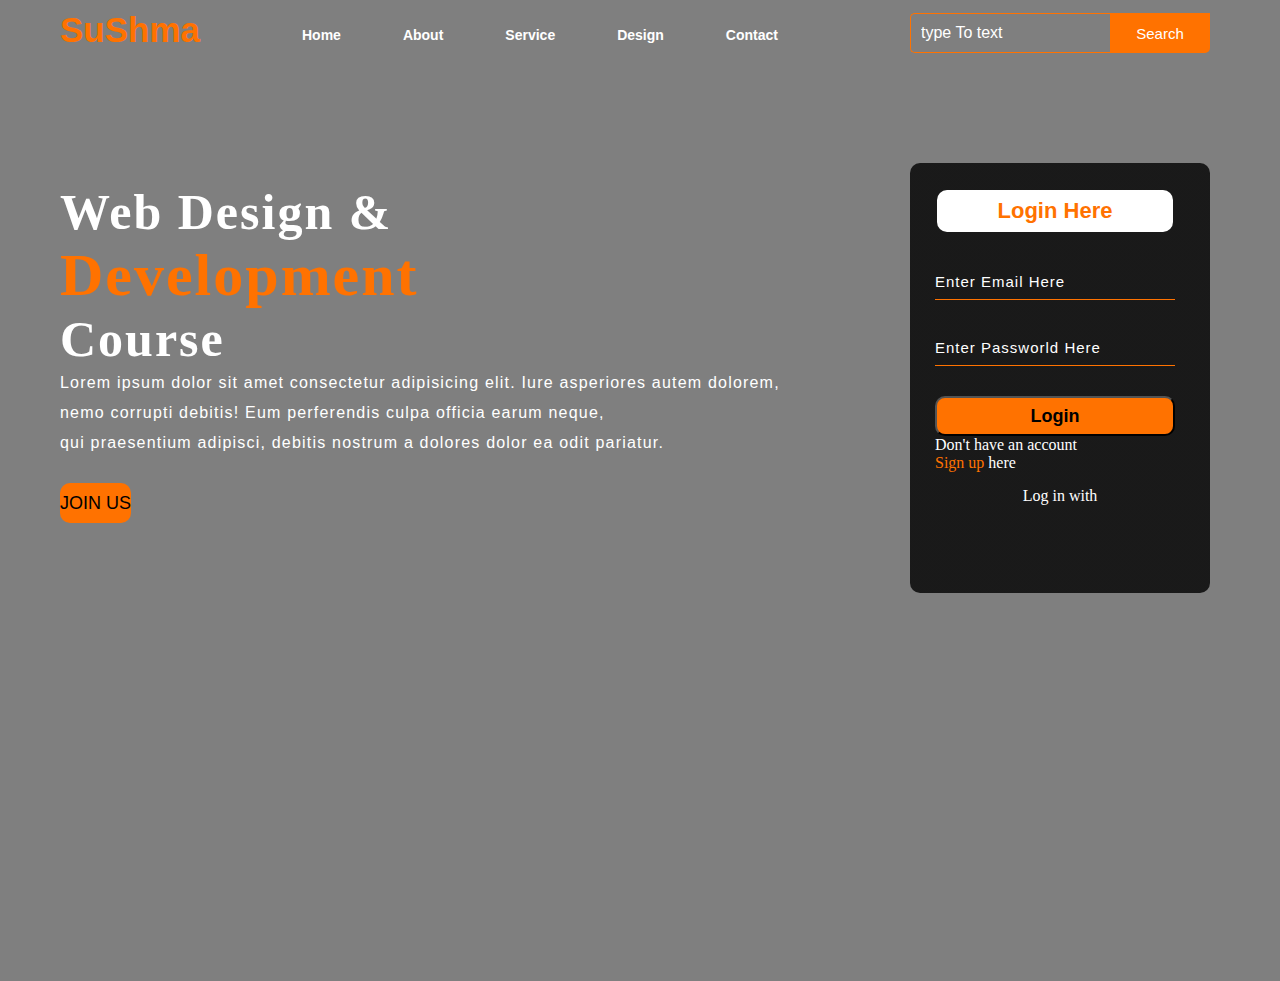
<file: index.html>
<!DOCTYPE html>
<html lang="en">
<head>
    <meta charset="UTF-8">
    <meta http-equiv="X-UA-Compatible" content="IE=edge">
    <meta name="viewport" content="width=device-width, initial-scale=1.0">
    <title>Webpage  Design</title>
    <link rel="stylesheet" href="style.css">
</head>
<body>
    <div class="main">
        <div class="navbar">
            <div class="icon">
                <h2 class="logo"> SuShma</h2>
            </div>

            <div class="menu"> 
                <ul>
                    <li> <a href="#">Home </a></li>
                    <li> <a href="#">About </a></li>
                    <li> <a href="#">Service</a></li>
                    <li> <a href="#"> Design</a></li>
                    <li> <a href="#">Contact</a></li>
                </ul>
            </div>
            <div class="search">
                <input class="srch" type="search" name="" placeholder="type To text" >
                <a href="#" > <button class="btn">Search</button></a>
            </div>


        </div>

        <div class="content">
            <h1>Web Design & <br> <span>Development</span><br> Course</h1>
            <p class="par"> Lorem ipsum dolor sit amet consectetur adipisicing elit. Iure asperiores autem dolorem, <br>nemo corrupti debitis! Eum perferendis culpa officia earum neque, <br> qui praesentium adipisci, debitis nostrum a dolores dolor ea odit pariatur.</p>

            <button class="cn"><a href="#">JOIN US </a></button>

            <div class="form">
                <h2> Login Here</h2>
                <input type="email" name="email" placeholder="Enter Email Here">
                <input type="password" name="" placeholder="Enter Passworld Here">
                <button class="btrn"> <a href="#"> Login </a></button>

                <p class="link"> Don't have an account<br>
                <a href="#"> Sign up</a> here </p>
                <p class="liw">Log in with </p>
                
            </div>
        </div>
    </div>
    
</body>
</html>
</file>
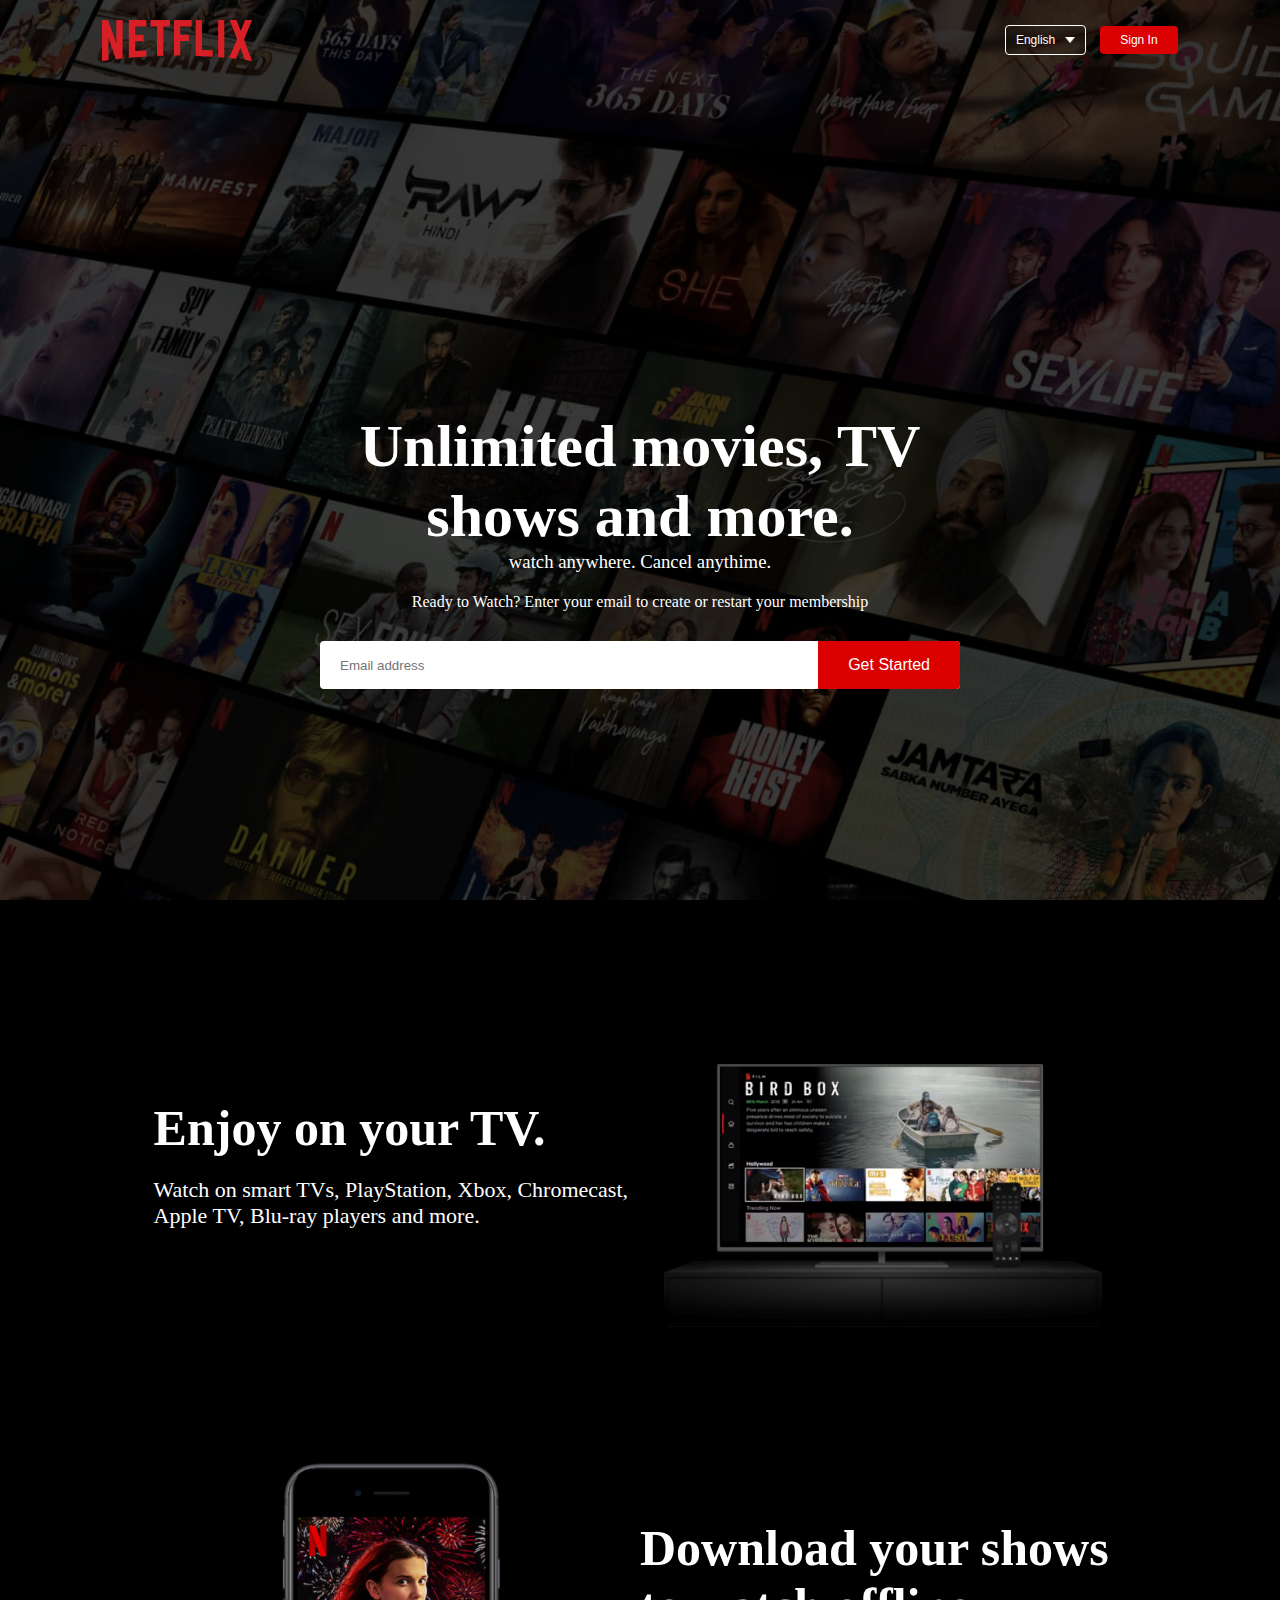
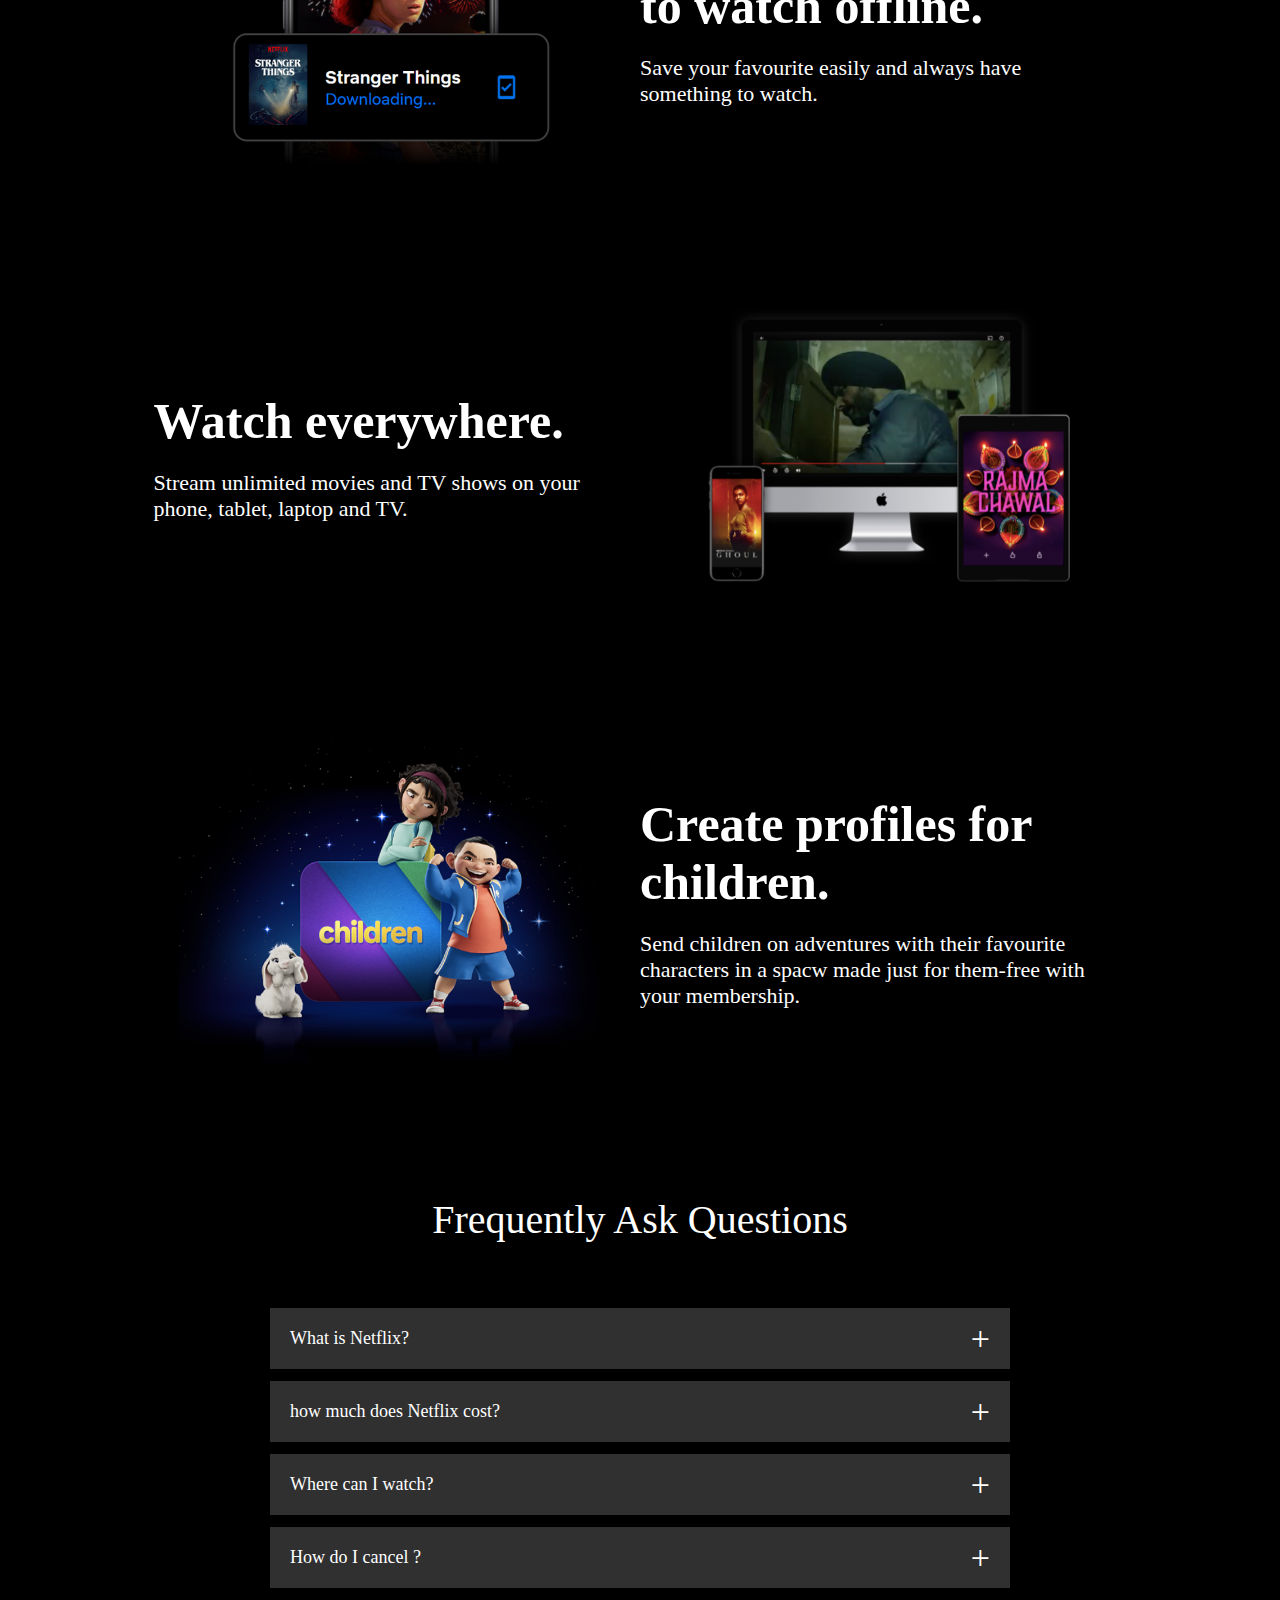
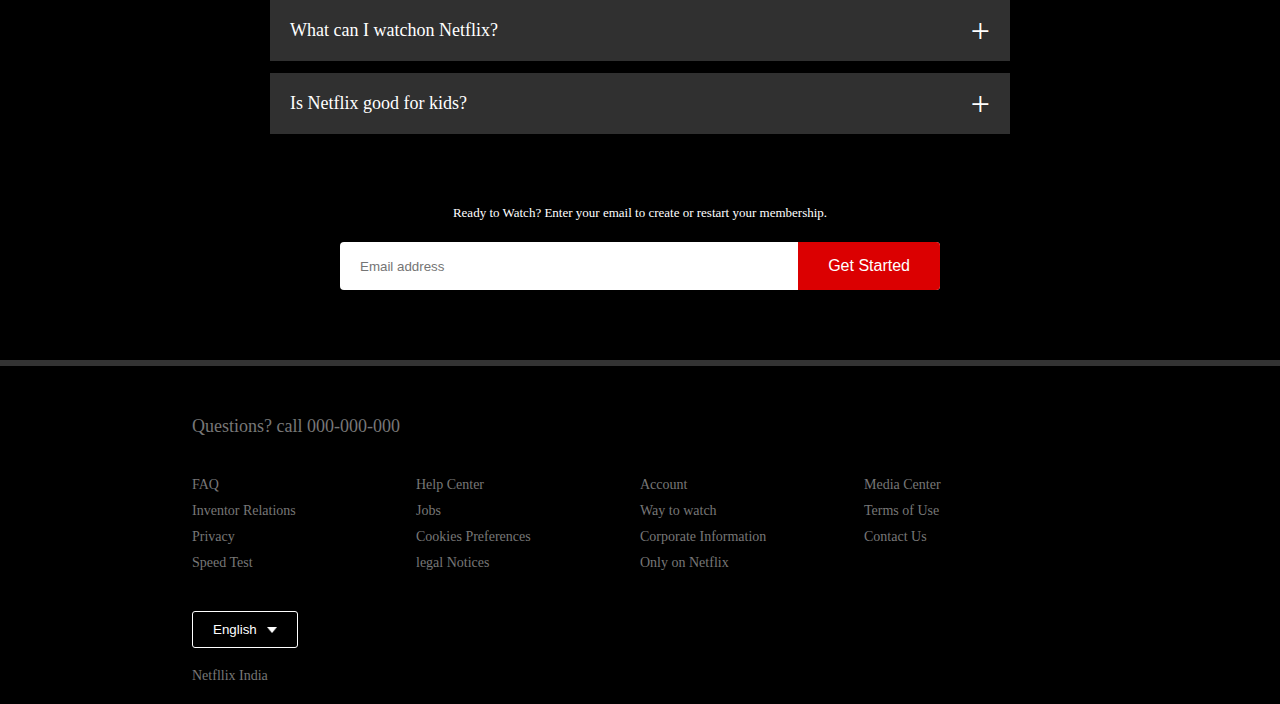
<file: New folder/index.html>
<!DOCTYPE html>
<html lang="en">

<head>
    <meta charset="UTF-8">
    <meta http-equiv="X-UA-Compatible" content="IE=edge">
    <meta name="viewport" content="width=device-width, initial-scale=1.0">
    <title>Netflix</title>
    <link rel="stylesheet" href="style.css">
</head>

<body>
    <div class="header">
        <nav>
            <img src="images/logo.png" class="logo">
            <div>
                <button class="language-btn">English <img src="images/down-icon.png"></button>
                <button> Sign In</button>
            </div>
        </nav>
        <div class="header-content">
            <h1>Unlimited movies, TV shows and more. </h1>
            <h3>watch anywhere. Cancel anythime.</h3>
            <p>Ready to Watch? Enter your email to create or restart your membership</p>
            <form class="email-signup">
                <input type="email" placeholder="Email address" required>
                <button type="'submit"> Get Started</button>
            </form>
        </div>

    </div>
    <div class="features">
        <div class="row">
            <div class="text-col">
                <h2>Enjoy on your TV.</h2>
                <p>Watch on smart TVs, PlayStation, Xbox, Chromecast, Apple TV, Blu-ray players and more.</p>
            </div>
            <div class="img-col">
                <img src="images/feature-1.png">
            </div>
        </div>
        <div class="row">
            <div class="img-col">
                <img src="images/feature-2.png">
            </div>
            <div class="text-col">
                <h2>Download your shows to watch offline.</h2>
                <p>Save your favourite easily and always have <br>something to watch.</p>
            </div>

        </div>
        <div class="row">
            <div class="text-col">
                <h2>Watch everywhere.</h2>
                <p>Stream unlimited movies and TV shows on your<br> phone, tablet, laptop and TV.</p>
            </div>
            <div class="img-col">
                <img src="images/feature-3.png">
            </div>
        </div>
        <div class="row">
            <div class="img-col">
                <img src="images/feature-4.png">
            </div>
            <div class="text-col">
                <h2>Create profiles for children.</h2>
                <p>Send children on adventures with their favourite<br>characters in a spacw made just for them-free
                    with <br> your membership.</p>
            </div>

        </div>
    </div>
    <div class="faq">
        <h2> Frequently Ask Questions</h2>
        <ul class="accordion">
            <li>
                <input type="radio" name="accordion" id="first">
                <label for="first"> What is Netflix? </label>
                <div class="content">
                    <p>Lorem ipsum dolor sit amet consectetur adipisicing elit. Voluptatem asperiores laboriosam unde
                        perspiciatis eligendi! Eaque sint enim nisi sed aliquid libero ducimus incidunt</p>
                </div>
            </li>
            <li>
                <input type="radio" name="accordion" id="second">
                <label for="second"> how much does Netflix cost? </label>
                <div class="content">
                    <p>Lorem ipsum dolor sit amet consectetur adipisicing elit. Voluptatem asperiores laboriosam unde
                        perspiciatis eligendi! Eaque sint enim nisi sed aliquid libero ducimus incidunt</p>
                </div>
            </li>
            <li>
                <input type="radio" name="accordion" id="third">
                <label for="third"> Where can I watch? </label>
                <div class="content">
                    <p>Lorem ipsum dolor sit amet consectetur adipisicing elit. Voluptatem asperiores laboriosam unde
                        perspiciatis eligendi! Eaque sint enim nisi sed aliquid libero ducimus incidunt</p>
                </div>
            </li>
            <li>
                <input type="radio" name="accordion" id="fourth">
                <label for="fourth">How do I cancel ? </label>
                <div class="content">
                    <p>Lorem ipsum dolor sit amet consectetur adipisicing elit. Voluptatem asperiores laboriosam unde
                        perspiciatis eligendi! Eaque sint enim nisi sed aliquid libero ducimus incidunt</p>
                </div>
            </li>
            <li>
                <input type="radio" name="accordion" id="fifth">
                <label for="fifth"> What can I watchon Netflix? </label>
                <div class="content">
                    <p>Lorem ipsum dolor sit amet consectetur adipisicing elit. Voluptatem asperiores laboriosam unde
                        perspiciatis eligendi! Eaque sint enim nisi sed aliquid libero ducimus incidunt</p>
                </div>
            </li>
            <li>
                <input type="radio" name="accordion" id="sixth">
                <label for="sixth">Is Netflix good for kids? </label>
                <div class="content">
                    <p>Lorem ipsum dolor sit amet consectetur adipisicing elit. Voluptatem asperiores laboriosam unde
                        perspiciatis eligendi! Eaque sint enim nisi sed aliquid libero ducimus incidunt</p>
                </div>
            </li>

        </ul>
        <small>
            Ready to Watch? Enter your email to create or restart your membership.
        </small>
        <form class="email-signup">
            <input type="email" placeholder="Email address" required>
            <button type="'submit"> Get Started</button>
        </form>
    </div>

    <div class="footer">
        <h2>Questions? call 000-000-000 </h2>

        <div class="row">
            <div class="col">
                <a href="#">FAQ</a>
                <a href="#">Inventor Relations</a>
                <a href="#">Privacy</a>
                <a href="#"> Speed Test</a>
            </div>
            <div class="col">
                <a href="#">Help Center</a>
                <a href="#"> Jobs</a>
                <a href="#"> Cookies Preferences </a>
                <a href="#"> legal Notices </a>
            </div>
            <div class="col">
                <a href="#">Account</a>
                <a href="#"> Way to watch</a>
                <a href="#"> Corporate Information </a>
                <a href="#">Only on Netflix</a>
            </div>
            <div class="col">
                <a href="#">Media Center </a>
                <a href="#"> Terms of Use</a>
                <a href="#"> Contact Us</a>
            </div>
        </div>
        <button class="language-btn">English <img src="images/down-icon.png"></button>
        <p class="copyright-txt">Netfllix India </p>

    </div>



</body>

</html>
</file>
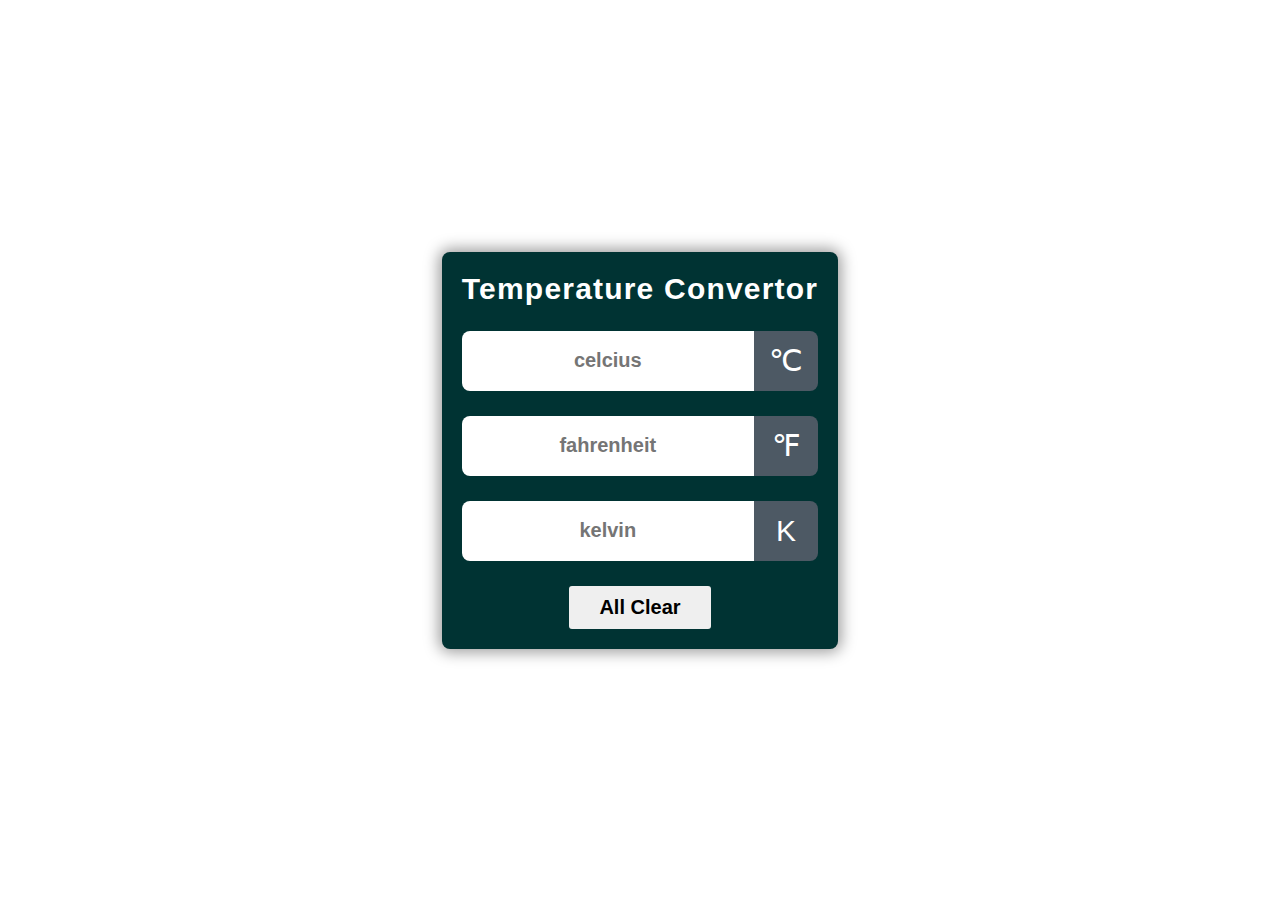
<file: temperature/index.html>
<!DOCTYPE html>
<html lang="en">

<head>
    <meta charset="UTF-8">
    <meta http-equiv="X-UA-Compatible" content="IE=edge">
    <meta name="viewport" content="width=device-width, initial-scale=1.0">

    <link rel="stylesheet" href="https://cdnjs.cloudflare.com/ajax/libs/font-awesome/6.2.1/css/all.min.css"
        integrity="sha512-MV7K8+y+gLIBoVD59lQIYicR65iaqukzvf/nwasF0nqhPay5w/9lJmVM2hMDcnK1OnMGCdVK+iQrJ7lzPJQd1w=="
        crossorigin="anonymous" referrerpolicy="no-referrer" />


    <title>Temperature Convertor</title>
    <link rel="stylesheet" href="style.css">

</head>

<body>
    <div class="container">
        <div class="titlr">
            <h1>Temperature Convertor</h1>

            <span class="Temperature-icon"><i class="fa-solid fa-temperature-three-quarters"></i></span>
        </div>
        <div id="celcius">
            <input type="number" class="" placeholder="celcius">
            <span class="icon">&#8451</span>
        </div>
        

        <div id="fahrenheit">
            <input type="number" class="" placeholder="fahrenheit">
            <span class="icon">&#8457</span>
        </div>
       


        <div id="kelvin">
            <input type="number" class="" placeholder="kelvin">
            <span class="icon">&#8490</span>
        </div>

        <div class="button">
            <button>All Clear</button>
        </div>
    </div>
    <script src="app.js"></script>


</body>

</html>
</file>
<file: style.css>
*{
    margin: 0;
    padding: 0;
}

.main{
    width: 100%;
    background: linear-gradient(to top,rgba(0,0,0,0.5)50%,rgba(0,0,0,0.5)50%),url(https://tse1.mm.bing.net/th?id=OIP.IyGIMkUVxZiS_mvbFSS8EQHaEI&pid=Api&P=0);
    background-position: center;
    background-size: cover;
    height: 109vh;

}

.navbar{
    width: 1200px;
    height: 75px;
    margin: auto;
}

.icon{
    width: 200px;
    float: left;
    height: 70px;

}

.logo{
    color: #ff7200;
    font-size: 35px;
    font-family: arial;
    padding-left: 20px;
    float: left;
    padding-top: 10px;



}

.menu{
    width: 400px;
    float: left;
    height: 70px;

}

ul{
    float: left;
    display: flex;
    justify-content: center;
    align-items: center;

}

ul li{
    list-style: none;
    margin-left: 62px;
    margin-top: 27px;
    font-size: 14px;

}

ul li a{
    text-decoration: none;
    color: white;
    font-family: Arial;
    font-weight: bold;
    transition: 0.4s ease-in-out;

}

ul li a:hover{
    color: #ff7200;


}

.search{
    width: 330px;
    float: left;
    margin-left: 270px;

}

.srch{
    font-family: 'Time New Roman';
    width: 200px;
    height: 40px;
    background: transparent;
    border: 1px solid #ff7200;
    margin-top: 13px;
    color: #fff;
    border-right: none;
    font-size: 16px;
    float: left;
    padding: 10px;
    border-bottom-left-radius: 5px;
    border-top-left-radius: 5px;

}

.btn{
    width: 100px;
    height: 40px;
    background: #ff7200;
    border: 2px solid #ff7200;
    margin-top: 13px;
    color: #fff;
    font-size: 15px;
    border-bottom-right-radius: 5px;
    border-bottom-right-radius: 5px;

}

.btn:focus{
    outline: none;

}

.srch:focus{
    outline: none;
}


.content{
    width: 1200px;
    height: auto;
    margin: auto;
    color: #fff;
    position: relative;


}


.content .par{
    padding-left: 20px;
    padding-bottom: 25px;
    font-family: Arial;
    letter-spacing: 1.2px;
    line-height: 30px;
}

.content h1{
    font-family: 'Times New Roman';
    font-size: 50px;
    padding-left: 20px;
    margin-top: 9%;
    letter-spacing: 2px;


}

.content .cn{
    width: auto 160px;
    height: 40px;
    background: #ff7200;
    border: none;
    margin-bottom: 10px;
    margin-left: 20px;
    font-size: 18px;
    border-radius: 10px;
    cursor: pointer;
    transition: .4s ease;
    
}

.content .cn a{
    text-decoration: none;
    color: #000;
    transition: 0.4s ease;

}

.cn:hover{
    background-color: #fff;

}

.content span{
    color: #ff7200;
    font-size: 60px;

}
.form{
    width: 250px;
    height: 380px;
    background: linear-gradient(to top, rgba(0,0,0,0.8)50%, rgba(0,0,0,0.8)50%);
    position: absolute;
    top: -20px;
    left: 870px;
    border-radius: 10px;
    padding: 25px;

}
.form h2{
    width: 220px;
    font-family: sans-serif;
    text-align: center;
    color: #ff7200;
    font-size: 22px;
    background-color: #fff;
    border-radius: 10px;
    margin: 2px;
    padding: 8px;

}

.form input{
    width: 240px;
    height: 35px;
    background: transparent;
    border-bottom: 1px solid #ff7200;
    border-top: none;
    border-right: none;
    border-left: none;
    color: #fff;
    font-size: 15px;
    letter-spacing: 1px;
    margin-top: 30px;
    font-family: sans-serif ;

}
.form input:focus{
    outline: none;

}

::placeholder{
    color: #fff;
    font-family: Arial;
}

.btrn{
    width: 240px;
    height: 40px;
    background: #ff7200;
    margin-top: 30px;
    font-size: 18px;
    border-radius: 10px;
    cursor: pointer;
    color: #fff;
    transition: 0.4s ease;

}

.btrn:hover{
    background: #fff;
    color: #ff7200;


}

.btrn a{
    text-decoration: none;
    color: #000;
    font-weight: bold;

}

.font .link{
    font-family: Arial, Helvetica, sans-serif;
    font-size: 17px;
    padding-top: 20px;
    text-align: center;

}

.form .link a{
    text-decoration: none;
    color: #ff7200;

}

.liw{
    padding-top: 15px;
    padding-bottom: 10px;
    text-align: center;

}
</file>
<file: New folder/style.css>
*{
    margin: 0;
    padding: 0;
    font-family: 'Poppins' sans-serif, ;
    box-sizing: border-box;

}
body{
    background: black;
    color: #fff;

}
.header{
    width: 100%;
    height: 100vh;
    background-image: linear-gradient(rgba(0,0,0,0.7), rgba(0,0,0,0.7)), url(images/header-image.png);
    background-size: cover;
    background-position: center;
    padding: 10px 8%;
    position: relative;
}

nav{
    display: flex ;
    align-items: center;
    justify-content: space-between;
    padding: 10px 0;


}

.logo{
    width: 150px;
    cursor: pointer
    ;
}


nav button{
    border: 0;
    outline: 0;
    background: #db0001;
    color: #fff;
    padding: 7px 20px;
    font-size: 12px;
    border-radius: 4px;
    margin-left: 10px;
    cursor: pointer;

}

.language-btn{
    display: inline-flex;
    align-items: center;
    background: transparent;
    border: 1px solid #fff;
    padding: 7px 10px;
}

.language-btn img{
    width: 10px;
    margin-left: 10px;


}

.header-content{
    position: absolute;
    top: 50%;
    left: 50%;
    transform: translate(-50%, -50%);
    text-align: center;
    margin-top: 100px;


}
.header-content h1{
    font-size: 60px;
    line-height: 70px;
    font-weight: 600;
    max-width: 650px;

}
.header-content h3{
    font-weight: 400;
    margin-bottom: 20px;


}

.email-signup{
    background: #fff;
    border-radius: 4px;
    display: flex;
    align-items: center;
    margin-top: 30px;
    overflow: hidden;

}

.email-signup input{
    flex: 1;
    border: 0;
    outline: 0;
    margin-left: 20px;

} 

.email-signup button{
    background: #db0001;
    border: 0;
    outline: 0;
    color: #fff;
    font-size: 16px;
    cursor: pointer;
    padding: 15px 30px;

}

.features{
    padding: 50px 12%;
    font-size: 22px;
}
.row{
    display: flex;
    width: 100%;
    align-items: center;
    flex-wrap: wrap;
    padding: 50px 0;

}

.text-col{
    flex-basis: 50%;
    margin-bottom: 20px;
}
.img-col{
    flex-basis: 50%;
    margin-bottom: 20px;

}
.img-col img{
    display: block;
    width: 90%;
    margin: auto;

}
.features h2{
    font-size: 50px;
    font-weight: 600;
    margin-bottom: 20px;

}
/* ------------------faq--------------- */


.faq{
    padding: 10px 12%;
    text-align: center;
    font-size: 18px;

}
.faq h2{
    font-weight: 500;
    font-size: 40px;


}
.accordion{
    margin: 60px auto;
    width: 100%;
    max-width: 750px;
}
.accordion li{
    list-style: none;
    width: 100%;
    padding: 5px;
}
.accordion label{
    display: flex;
    align-items:center ;
    padding: 20px;
    font-size: 18px;
    font-weight: 500;
    background: #303030;
    margin-bottom: 2px;
    cursor: pointer;
    position: relative;
}
label::after{
    content: '+';
    font-size:34px ;
    position: absolute;
    right: 20px;
    transition: transform 0.5s;
}
input[type="radio"]{
    display: none;
}
.accordion .content{
    background: #303030;
    text-align: left;
    padding: 0 20px;
    max-height: 0;
    overflow: hidden;
    transition: max-height 0.5s, padding 0.5s;
}
.accordion input[type="radio"]:checked + label + .content{
    max-height: 600px;
    padding: 30px 20px;
}
.accordion input[type="radio"]:checked + label ::after{
    transform: rotate(135deg);
}
.faq .email-signup{
    max-width: 600px;
    margin: 20px  auto 60px;
}
.faq small{
    font-size: 13px;
}
/* ------------------footer---------------- */

.footer{
    padding: 50px 15% 10px;
    border-top: 6px solid #333;
    color: #777;


}
.footer h2{
    font-size: 18px;
    font-weight: 400;
    margin-bottom: 30px;

}
.footer .col{
    flex-basis: 25%;
    flex-grow: 1;
    margin-bottom: 20px;

}

.footer .col a{
    display: block;
    text-decoration: none;
    color: #777;
    font-size: 14px;
    margin-bottom: 10px;

}
.footer .row {
    align-items: flex-start;
    padding: 10px 0;

}
.footer .language-btn{
    color: #fff;
    padding: 10px 20px;
    border-radius: 3px;

}
.copyright-txt{
    font-size: 14px;
    margin-top: 20px;
    margin-bottom: 10px;
}
</file>
<file: temperature/style.css>
*{
    margin: 0;
    padding: 0;
    box-sizing: border-box;

}

body{
    display: flex;
    justify-content: center;
    align-items: center;
    min-height: 100vh;

}
.container{
   max-width: 450px;
   background: #003333;
    border-radius: 8px;
    box-shadow: 0px 0px 15px 3px rgba(0,0,0,0.4);
    font-family: sans-serif;
    padding: 20px;

}

.title{
    display: flex;
    justify-content: center;
    align-items: center;
    flex-wrap: wrap-reverse;
    gap: 10px;

}
.Temperature-icon{
    font-size: 45px;
    color: #fff;

}
h1{
    color: #fff;
    letter-spacing: 1.2px;
    font-size: 30px;
}
#celcius, #fahrenheit, #kelvin{
    display: flex;
    justify-content: center;
    align-items: center;
    margin-top: 25px;
}

input{
    flex: 5;
    height: 60px;
    font-size: 20px;
    font-weight: 600;
    text-align: center;
    border: none;
    outline: none;
    border-radius:8px 0 0 8px ;
    padding: 0 10px;

}


/* for chrome, safari, Edge, opera */
input::-webkit-outer-spin-button,
input::-webkit-inner-spin-button{
    -webkit-appearance: none;
}
/* foer mozila firefox */
input{
    -moz-appearance: textfield;

}

.icon{
    flex: 1;
    height: 60px;
    line-height: 60px;
    padding: 0 5px;
    text-align: center;
    font-size: 30px;
    background: #4d5964;
    color: #fff;
    border-radius: 0 8px 8px 0;
}

.button{
    margin-top: 25px;
    text-align: center;
}

.button button{
    border: none;
    outline: none;
    padding: 10px 30px;
    font-size: 20px;
    font-weight: 600;
    border-radius: 3px;
    cursor: pointer;
    transition: 0.3s;
}

.button button:hover{
    background: #000;
    color: #fff;
    
}
</file>
